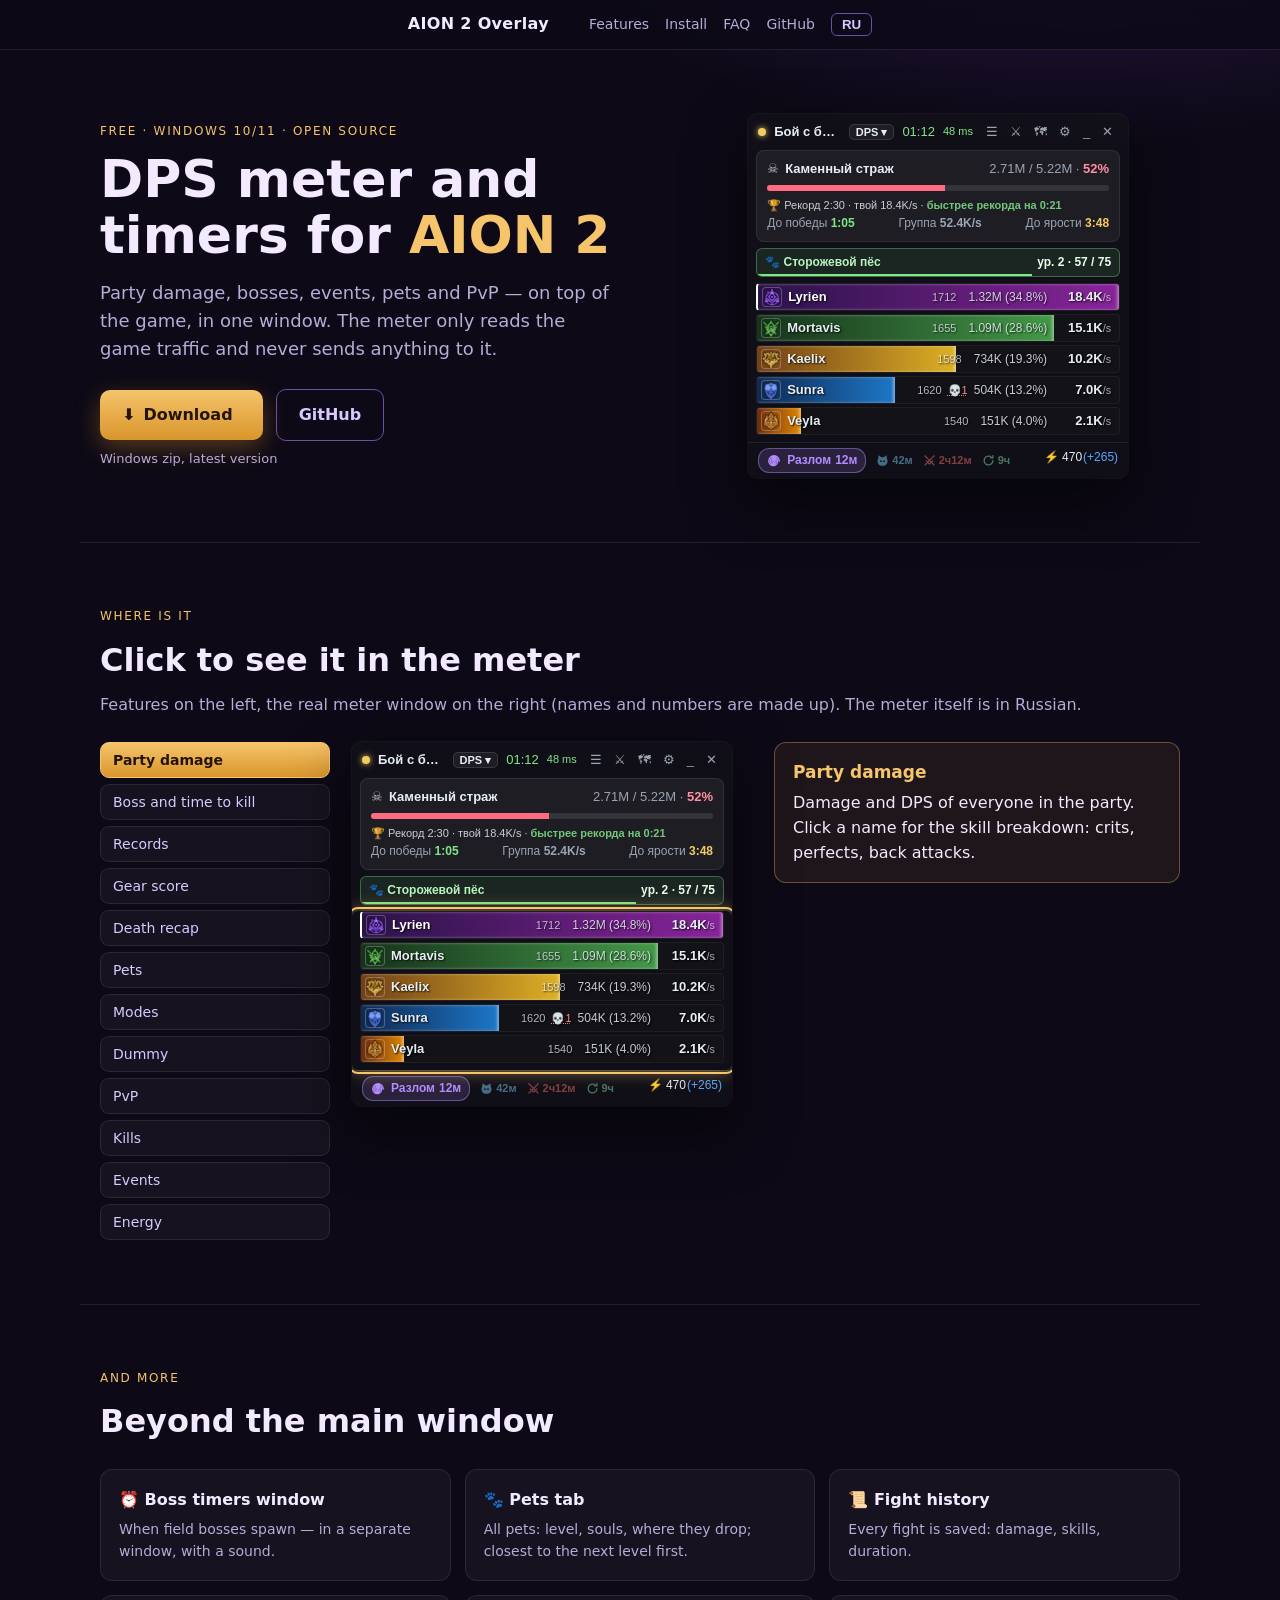
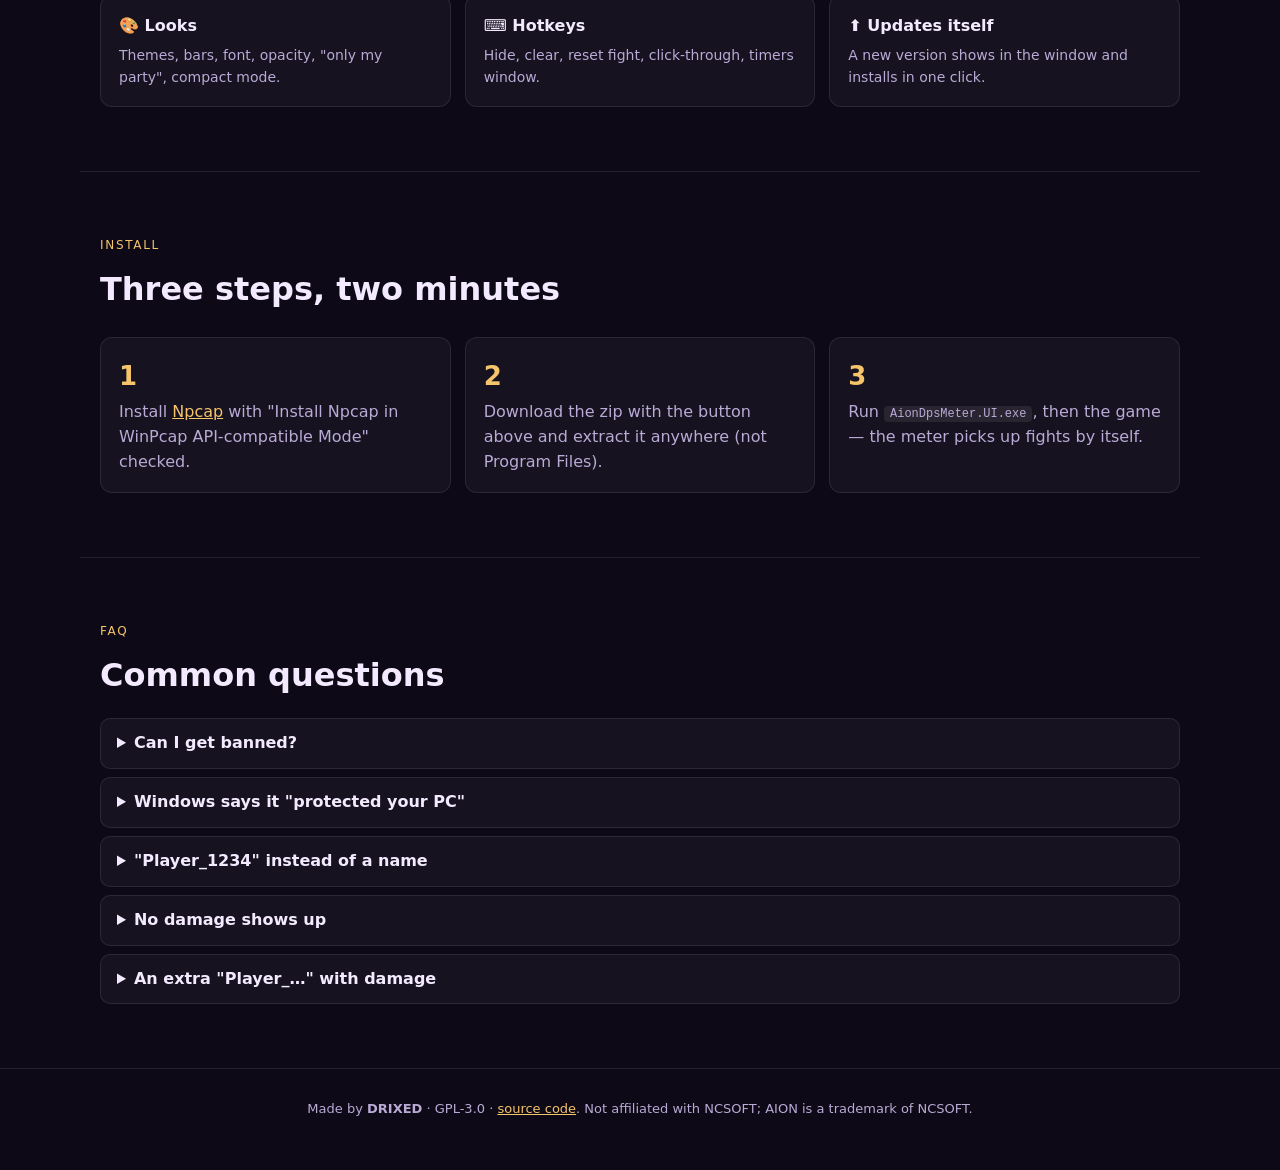
<file: docs/index.html>
<!doctype html>
<html lang="ru">
<head>
<meta charset="utf-8">
<meta name="viewport" content="width=device-width, initial-scale=1">
<title>AION 2 Overlay — DPS-метр и таймеры</title>
<meta name="description" content="Бесплатный DPS-метр и таймеры для AION 2: урон группы, боссы, ивенты, питомцы, PvP.">
<meta property="og:title" content="AION 2 Overlay — DPS-метр и таймеры">
<meta property="og:description" content="Урон группы, боссы, ивенты, питомцы и PvP — поверх игры, в одном окне.">
<link rel="stylesheet" href="assets/meter.css">
<link rel="stylesheet" href="assets/site.css">
</head>
<body>
<header class="top"><div class="top-in">
  <a class="brand" href="#">AION 2 Overlay</a>
  <nav><a href="#tour" data-i18n="nav_features"></a><a href="#install" data-i18n="nav_install"></a><a href="#faq" data-i18n="nav_faq"></a>
  <a href="https://github.com/drixed/aion2-overlay" data-i18n="github"></a><button id="lang" class="lang" data-i18n="lang"></button></nav>
</div></header>

<section class="hero wrap">
  <div>
    <div class="tag" data-i18n="hero_tag"></div>
    <h1 data-i18n="hero_title"></h1>
    <p class="lead" data-i18n="hero_text"></p>
    <a id="dl" class="btn btn-gold" href="https://github.com/drixed/aion2-overlay/releases/latest">⬇ <span data-i18n="download"></span> <span id="ver"></span></a>
    <a class="btn btn-ghost" href="https://github.com/drixed/aion2-overlay" data-i18n="github"></a>
    <div class="note" data-i18n="download_note"></div>
  </div>
  <div class="hero-meter"><div class="boss-panel"><div class="bp-header"><span class="bp-dot bp-dot--fight"></span><span class="bp-title">Бой с боссом</span><div class="bp-mode-wrap"><span class="bp-mode">DPS ▾</span></div><span class="bp-time">01:12</span><span class="bp-ping" style="color:#7ee787">48 ms</span><div class="bp-controls"><span>☰</span><span>⚔</span><span>🗺</span><span>⚙</span><span>_</span><span>✕</span></div></div>
<div class="bp-card"><div class="bp-card-top"><span class="bp-skull">☠</span><span class="bp-name">Каменный страж</span>
<span class="bp-hp">2.71M / 5.22M · <b>52%</b></span></div><div class="bp-track"><div class="bp-fill" style="width:52%"></div></div>
<div class="bp-record">🏆 Рекорд 2:30 · твой 18.4K/s · <b class="bp-win">быстрее рекорда на 0:21</b></div>
<div class="bp-card-bottom"><span>До победы <b class="bp-win">1:05</b></span><span>Группа <b>52.4K/s</b></span><span>До ярости <b class="bp-enrage">3:48</b></span></div></div>
<div class="bp-pet"><span class="bp-pet-name">🐾 Сторожевой пёс</span><span class="bp-pet-stat">ур. 2 · 57 / 75</span><i class="bp-pet-bar" style="width:76%"></i></div>
<div class="bp-players"><div class="bp-row is-me-border bp-row--me"><div class="bp-row-bar dps-class-15" style="width:100%"></div><span class="bp-row-icon" style="background-image:url('assets/classes/15.png')"></span><span class="bp-row-name">Lyrien</span><span class="bp-row-cp">1712</span><span class="bp-row-death"></span><span class="bp-row-dmg">1.32M (34.8%)</span><span class="bp-row-dps">18.4K<small>/s</small></span></div><div class="bp-row "><div class="bp-row-bar dps-class-13" style="width:82%"></div><span class="bp-row-icon" style="background-image:url('assets/classes/13.png')"></span><span class="bp-row-name">Mortavis</span><span class="bp-row-cp">1655</span><span class="bp-row-death"></span><span class="bp-row-dmg">1.09M (28.6%)</span><span class="bp-row-dps">15.1K<small>/s</small></span></div><div class="bp-row "><div class="bp-row-bar dps-class-17" style="width:55%"></div><span class="bp-row-icon" style="background-image:url('assets/classes/17.png')"></span><span class="bp-row-name">Kaelix</span><span class="bp-row-cp">1598</span><span class="bp-row-death"></span><span class="bp-row-dmg">734K (19.3%)</span><span class="bp-row-dps">10.2K<small>/s</small></span></div><div class="bp-row "><div class="bp-row-bar dps-class-12" style="width:38%"></div><span class="bp-row-icon" style="background-image:url('assets/classes/12.png')"></span><span class="bp-row-name">Sunra</span><span class="bp-row-cp">1620</span><span class="bp-row-death bp-row-death--click">💀1</span><span class="bp-row-dmg">504K (13.2%)</span><span class="bp-row-dps">7.0K<small>/s</small></span></div><div class="bp-row "><div class="bp-row-bar dps-class-18" style="width:12%"></div><span class="bp-row-icon" style="background-image:url('assets/classes/18.png')"></span><span class="bp-row-name">Veyla</span><span class="bp-row-cp">1540</span><span class="bp-row-death"></span><span class="bp-row-dmg">151K (4.0%)</span><span class="bp-row-dps">2.1K<small>/s</small></span></div></div><div class="bp-footer"><div class="bp-footer-line"><span class="bp-events"><span class="bp-ev bp-ev--next" style="--ev:#b48cff"><svg width="15" height="15" viewBox="0 0 24 24" fill="none" stroke="currentColor" stroke-width="1.7" stroke-linecap="round" stroke-linejoin="round" aria-hidden="true"><path d="M11 12a1 1 0 0 1 2 0a2 2 0 0 1-4 0a3 3 0 0 1 6 0a4 4 0 0 1-8 0a5 5 0 0 1 10 0a6 6 0 0 1-12 0a7 7 0 0 1 14 0"/></svg><span class="bp-ev-name">Разлом</span><b>12м</b></span><span class="bp-ev bp-ev--idle" style="--ev:#7cc8f0"><svg width="15" height="15" viewBox="0 0 24 24" fill="currentColor" fill-rule="evenodd" aria-hidden="true"><path d="M5 9.2 5.8 3.5l4.3 3.4Q12 6.4 13.9 6.9l4.3-3.4.8 5.7Q21 12 19.6 15.9 17.3 20.5 12 20.5 6.7 20.5 4.4 15.9 3 12 5 9.2ZM8.2 13a1.4 1.4 0 1 0 2.8 0 1.4 1.4 0 1 0-2.8 0ZM13 13a1.4 1.4 0 1 0 2.8 0 1.4 1.4 0 1 0-2.8 0Z"/></svg><b>42м</b></span><span class="bp-ev bp-ev--idle" style="--ev:#f07070"><svg width="15" height="15" viewBox="0 0 24 24" fill="none" stroke="currentColor" stroke-width="2" stroke-linecap="round" stroke-linejoin="round" aria-hidden="true"><path d="M4.5 4.5 15 15M12.6 17.2l4.6-4.6M15.8 15.8l3.4 3.4M19.5 4.5 9 15M6.8 12.6l4.6 4.6M8.2 15.8l-3.4 3.4"/></svg><b>2ч12м</b></span><span class="bp-ev bp-ev--idle" style="--ev:#7fdc9c"><svg width="15" height="15" viewBox="0 0 24 24" fill="none" stroke="currentColor" stroke-width="2.2" stroke-linecap="round" stroke-linejoin="round" aria-hidden="true"><path d="M19 12a7 7 0 1 1-2.05-4.95M19 4.2v3.6h-3.6"/></svg><b>9ч</b></span></span><span class="bp-energy">⚡ 470<span class="bp-energy-extra">(+265)</span></span></div></div></div></div>
</section>

<section id="tour" class="wrap">
  <div class="tag" data-i18n="tour_tag"></div>
  <h2 data-i18n="tour_title"></h2>
  <p class="sub" data-i18n="tour_text"></p>
  <div class="tour">
    <div class="tour-list"><button class="tour-btn" data-i="0" data-i18n="t_party.0"></button><button class="tour-btn" data-i="1" data-i18n="t_boss.0"></button><button class="tour-btn" data-i="2" data-i18n="t_records.0"></button><button class="tour-btn" data-i="3" data-i18n="t_power.0"></button><button class="tour-btn" data-i="4" data-i18n="t_death.0"></button><button class="tour-btn" data-i="5" data-i18n="t_pets.0"></button><button class="tour-btn" data-i="6" data-i18n="t_modes.0"></button><button class="tour-btn" data-i="7" data-i18n="t_dummy.0"></button><button class="tour-btn" data-i="8" data-i18n="t_pvp.0"></button><button class="tour-btn" data-i="9" data-i18n="t_kills.0"></button><button class="tour-btn" data-i="10" data-i18n="t_events.0"></button><button class="tour-btn" data-i="11" data-i18n="t_energy.0"></button></div>
    <div class="tour-stage"><div class="boss-panel tour-panel" data-screen="boss"><div class="bp-header"><span class="bp-dot bp-dot--fight"></span><span class="bp-title">Бой с боссом</span><div class="bp-mode-wrap"><span class="bp-mode">DPS ▾</span></div><span class="bp-time">01:12</span><span class="bp-ping" style="color:#7ee787">48 ms</span><div class="bp-controls"><span>☰</span><span>⚔</span><span>🗺</span><span>⚙</span><span>_</span><span>✕</span></div></div>
<div class="bp-card"><div class="bp-card-top"><span class="bp-skull">☠</span><span class="bp-name">Каменный страж</span>
<span class="bp-hp">2.71M / 5.22M · <b>52%</b></span></div><div class="bp-track"><div class="bp-fill" style="width:52%"></div></div>
<div class="bp-record">🏆 Рекорд 2:30 · твой 18.4K/s · <b class="bp-win">быстрее рекорда на 0:21</b></div>
<div class="bp-card-bottom"><span>До победы <b class="bp-win">1:05</b></span><span>Группа <b>52.4K/s</b></span><span>До ярости <b class="bp-enrage">3:48</b></span></div></div>
<div class="bp-pet"><span class="bp-pet-name">🐾 Сторожевой пёс</span><span class="bp-pet-stat">ур. 2 · 57 / 75</span><i class="bp-pet-bar" style="width:76%"></i></div>
<div class="bp-players"><div class="bp-row is-me-border bp-row--me"><div class="bp-row-bar dps-class-15" style="width:100%"></div><span class="bp-row-icon" style="background-image:url('assets/classes/15.png')"></span><span class="bp-row-name">Lyrien</span><span class="bp-row-cp">1712</span><span class="bp-row-death"></span><span class="bp-row-dmg">1.32M (34.8%)</span><span class="bp-row-dps">18.4K<small>/s</small></span></div><div class="bp-row "><div class="bp-row-bar dps-class-13" style="width:82%"></div><span class="bp-row-icon" style="background-image:url('assets/classes/13.png')"></span><span class="bp-row-name">Mortavis</span><span class="bp-row-cp">1655</span><span class="bp-row-death"></span><span class="bp-row-dmg">1.09M (28.6%)</span><span class="bp-row-dps">15.1K<small>/s</small></span></div><div class="bp-row "><div class="bp-row-bar dps-class-17" style="width:55%"></div><span class="bp-row-icon" style="background-image:url('assets/classes/17.png')"></span><span class="bp-row-name">Kaelix</span><span class="bp-row-cp">1598</span><span class="bp-row-death"></span><span class="bp-row-dmg">734K (19.3%)</span><span class="bp-row-dps">10.2K<small>/s</small></span></div><div class="bp-row "><div class="bp-row-bar dps-class-12" style="width:38%"></div><span class="bp-row-icon" style="background-image:url('assets/classes/12.png')"></span><span class="bp-row-name">Sunra</span><span class="bp-row-cp">1620</span><span class="bp-row-death bp-row-death--click">💀1</span><span class="bp-row-dmg">504K (13.2%)</span><span class="bp-row-dps">7.0K<small>/s</small></span></div><div class="bp-row "><div class="bp-row-bar dps-class-18" style="width:12%"></div><span class="bp-row-icon" style="background-image:url('assets/classes/18.png')"></span><span class="bp-row-name">Veyla</span><span class="bp-row-cp">1540</span><span class="bp-row-death"></span><span class="bp-row-dmg">151K (4.0%)</span><span class="bp-row-dps">2.1K<small>/s</small></span></div></div><div class="bp-footer"><div class="bp-footer-line"><span class="bp-events"><span class="bp-ev bp-ev--next" style="--ev:#b48cff"><svg width="15" height="15" viewBox="0 0 24 24" fill="none" stroke="currentColor" stroke-width="1.7" stroke-linecap="round" stroke-linejoin="round" aria-hidden="true"><path d="M11 12a1 1 0 0 1 2 0a2 2 0 0 1-4 0a3 3 0 0 1 6 0a4 4 0 0 1-8 0a5 5 0 0 1 10 0a6 6 0 0 1-12 0a7 7 0 0 1 14 0"/></svg><span class="bp-ev-name">Разлом</span><b>12м</b></span><span class="bp-ev bp-ev--idle" style="--ev:#7cc8f0"><svg width="15" height="15" viewBox="0 0 24 24" fill="currentColor" fill-rule="evenodd" aria-hidden="true"><path d="M5 9.2 5.8 3.5l4.3 3.4Q12 6.4 13.9 6.9l4.3-3.4.8 5.7Q21 12 19.6 15.9 17.3 20.5 12 20.5 6.7 20.5 4.4 15.9 3 12 5 9.2ZM8.2 13a1.4 1.4 0 1 0 2.8 0 1.4 1.4 0 1 0-2.8 0ZM13 13a1.4 1.4 0 1 0 2.8 0 1.4 1.4 0 1 0-2.8 0Z"/></svg><b>42м</b></span><span class="bp-ev bp-ev--idle" style="--ev:#f07070"><svg width="15" height="15" viewBox="0 0 24 24" fill="none" stroke="currentColor" stroke-width="2" stroke-linecap="round" stroke-linejoin="round" aria-hidden="true"><path d="M4.5 4.5 15 15M12.6 17.2l4.6-4.6M15.8 15.8l3.4 3.4M19.5 4.5 9 15M6.8 12.6l4.6 4.6M8.2 15.8l-3.4 3.4"/></svg><b>2ч12м</b></span><span class="bp-ev bp-ev--idle" style="--ev:#7fdc9c"><svg width="15" height="15" viewBox="0 0 24 24" fill="none" stroke="currentColor" stroke-width="2.2" stroke-linecap="round" stroke-linejoin="round" aria-hidden="true"><path d="M19 12a7 7 0 1 1-2.05-4.95M19 4.2v3.6h-3.6"/></svg><b>9ч</b></span></span><span class="bp-energy">⚡ 470<span class="bp-energy-extra">(+265)</span></span></div></div></div><div class="boss-panel tour-panel" data-screen="dummy" hidden><div class="bp-header"><span class="bp-dot bp-dot--fight"></span><span class="bp-title">Тренировочное чучело</span><div class="bp-mode-wrap"><span class="bp-mode">Манекен ▾</span></div><span class="bp-time">00:19</span><span class="bp-ping" style="color:#7ee787">48 ms</span><div class="bp-controls"><span>☰</span><span>⚔</span><span>🗺</span><span>⚙</span><span>_</span><span>✕</span></div></div>
<div class="bp-mode-status"><span>🎯 Замер: осталось 0:41</span></div><div class="bp-players"><div class="bp-row is-me-border bp-row--me"><div class="bp-row-bar dps-class-15" style="width:100%"></div><span class="bp-row-icon" style="background-image:url('assets/classes/15.png')"></span><span class="bp-row-name">Lyrien</span><span class="bp-row-cp">1712</span><span class="bp-row-death"></span><span class="bp-row-dmg">936K (77.1%)</span><span class="bp-row-dps">46.9K<small>/s</small></span></div><div class="bp-row "><div class="bp-row-bar dps-class-17" style="width:30%"></div><span class="bp-row-icon" style="background-image:url('assets/classes/17.png')"></span><span class="bp-row-name">Kaelix</span><span class="bp-row-cp">1598</span><span class="bp-row-death"></span><span class="bp-row-dmg">278K (22.9%)</span><span class="bp-row-dps">13.9K<small>/s</small></span></div></div><div class="bp-footer"><div class="bp-footer-line"><span class="bp-events"><span class="bp-ev bp-ev--next" style="--ev:#b48cff"><svg width="15" height="15" viewBox="0 0 24 24" fill="none" stroke="currentColor" stroke-width="1.7" stroke-linecap="round" stroke-linejoin="round" aria-hidden="true"><path d="M11 12a1 1 0 0 1 2 0a2 2 0 0 1-4 0a3 3 0 0 1 6 0a4 4 0 0 1-8 0a5 5 0 0 1 10 0a6 6 0 0 1-12 0a7 7 0 0 1 14 0"/></svg><span class="bp-ev-name">Разлом</span><b>12м</b></span><span class="bp-ev bp-ev--idle" style="--ev:#7cc8f0"><svg width="15" height="15" viewBox="0 0 24 24" fill="currentColor" fill-rule="evenodd" aria-hidden="true"><path d="M5 9.2 5.8 3.5l4.3 3.4Q12 6.4 13.9 6.9l4.3-3.4.8 5.7Q21 12 19.6 15.9 17.3 20.5 12 20.5 6.7 20.5 4.4 15.9 3 12 5 9.2ZM8.2 13a1.4 1.4 0 1 0 2.8 0 1.4 1.4 0 1 0-2.8 0ZM13 13a1.4 1.4 0 1 0 2.8 0 1.4 1.4 0 1 0-2.8 0Z"/></svg><b>42м</b></span><span class="bp-ev bp-ev--idle" style="--ev:#f07070"><svg width="15" height="15" viewBox="0 0 24 24" fill="none" stroke="currentColor" stroke-width="2" stroke-linecap="round" stroke-linejoin="round" aria-hidden="true"><path d="M4.5 4.5 15 15M12.6 17.2l4.6-4.6M15.8 15.8l3.4 3.4M19.5 4.5 9 15M6.8 12.6l4.6 4.6M8.2 15.8l-3.4 3.4"/></svg><b>2ч12м</b></span><span class="bp-ev bp-ev--idle" style="--ev:#7fdc9c"><svg width="15" height="15" viewBox="0 0 24 24" fill="none" stroke="currentColor" stroke-width="2.2" stroke-linecap="round" stroke-linejoin="round" aria-hidden="true"><path d="M19 12a7 7 0 1 1-2.05-4.95M19 4.2v3.6h-3.6"/></svg><b>9ч</b></span></span><span class="bp-energy">⚡ 470<span class="bp-energy-extra">(+265)</span></span></div></div></div><div class="boss-panel tour-panel" data-screen="pvp" hidden><div class="bp-header"><span class="bp-dot bp-dot--fight"></span><span class="bp-title">Ожидание боя</span><div class="bp-mode-wrap"><span class="bp-mode">PvP ▾</span></div><span class="bp-time">00:48</span><span class="bp-ping" style="color:#7ee787">48 ms</span><div class="bp-controls"><span>☰</span><span>⚔</span><span>🗺</span><span>⚙</span><span>_</span><span>✕</span></div></div>
<div class="bp-mode-status"><span>⚔ PvP-бой 0:48 · клик по нику — скиллы</span></div>
<div class="bp-pvp-kills"><div class="bp-pvp-kill is-mine"><span>☠ Ты убил</span><b>Vexa</b><span class="bp-pvp-kill-sk">Призрачная стрела</span></div>
<div class="bp-pvp-kill is-death"><span>💀 Тебя убил</span><b>Draven</b><span class="bp-pvp-kill-sk">Удар бури</span></div></div>
<div class="bp-recap bp-pvp"><div class="bp-recap-head"><b>⚔ Vexa</b><span class="bp-pvp-tabs"><span class="is-on">Нанёс</span><span>Получил</span></span><span class="bp-link">✕</span></div>
<div class="bp-recap-row"><span class="bp-recap-sk bp-pvp-skill">Удар бури</span><span class="bp-recap-t">12×</span><span class="bp-pvp-crit">✦4</span><span class="bp-recap-dmg">88.4K</span></div>
<div class="bp-recap-row"><span class="bp-recap-sk bp-pvp-skill">Разрез</span><span class="bp-recap-t">9×</span><span class="bp-pvp-crit">✦2</span><span class="bp-recap-dmg">51.0K</span></div></div>
<div class="bp-players"><div class="bp-row is-me-border bp-row--me"><div class="bp-row-bar dps-class-15" style="width:100%"></div><span class="bp-row-icon" style="background-image:url('assets/classes/15.png')"></span><span class="bp-row-name">Lyrien</span><span class="bp-row-cp">1712</span><span class="bp-row-death"></span><span class="bp-row-dmg">366K (52.1%)</span><span class="bp-row-dps">7.6K<small>/s</small></span></div><div class="bp-row "><div class="bp-row-bar dps-class-18" style="width:48%"></div><span class="bp-row-icon" style="background-image:url('assets/classes/18.png')"></span><span class="bp-row-name">Vexa</span><span class="bp-row-cp">1690</span><span class="bp-row-death"></span><span class="bp-row-dmg">174K (24.8%)</span><span class="bp-row-dps">3.6K<small>/s</small></span></div><div class="bp-row "><div class="bp-row-bar dps-class-11" style="width:27%"></div><span class="bp-row-icon" style="background-image:url('assets/classes/11.png')"></span><span class="bp-row-name">Draven</span><span class="bp-row-cp">1702</span><span class="bp-row-death"></span><span class="bp-row-dmg">98K (14.0%)</span><span class="bp-row-dps">2.0K<small>/s</small></span></div></div><div class="bp-footer"><div class="bp-footer-line"><span class="bp-events"><span class="bp-ev bp-ev--next" style="--ev:#b48cff"><svg width="15" height="15" viewBox="0 0 24 24" fill="none" stroke="currentColor" stroke-width="1.7" stroke-linecap="round" stroke-linejoin="round" aria-hidden="true"><path d="M11 12a1 1 0 0 1 2 0a2 2 0 0 1-4 0a3 3 0 0 1 6 0a4 4 0 0 1-8 0a5 5 0 0 1 10 0a6 6 0 0 1-12 0a7 7 0 0 1 14 0"/></svg><span class="bp-ev-name">Разлом</span><b>12м</b></span><span class="bp-ev bp-ev--idle" style="--ev:#7cc8f0"><svg width="15" height="15" viewBox="0 0 24 24" fill="currentColor" fill-rule="evenodd" aria-hidden="true"><path d="M5 9.2 5.8 3.5l4.3 3.4Q12 6.4 13.9 6.9l4.3-3.4.8 5.7Q21 12 19.6 15.9 17.3 20.5 12 20.5 6.7 20.5 4.4 15.9 3 12 5 9.2ZM8.2 13a1.4 1.4 0 1 0 2.8 0 1.4 1.4 0 1 0-2.8 0ZM13 13a1.4 1.4 0 1 0 2.8 0 1.4 1.4 0 1 0-2.8 0Z"/></svg><b>42м</b></span><span class="bp-ev bp-ev--idle" style="--ev:#f07070"><svg width="15" height="15" viewBox="0 0 24 24" fill="none" stroke="currentColor" stroke-width="2" stroke-linecap="round" stroke-linejoin="round" aria-hidden="true"><path d="M4.5 4.5 15 15M12.6 17.2l4.6-4.6M15.8 15.8l3.4 3.4M19.5 4.5 9 15M6.8 12.6l4.6 4.6M8.2 15.8l-3.4 3.4"/></svg><b>2ч12м</b></span><span class="bp-ev bp-ev--idle" style="--ev:#7fdc9c"><svg width="15" height="15" viewBox="0 0 24 24" fill="none" stroke="currentColor" stroke-width="2.2" stroke-linecap="round" stroke-linejoin="round" aria-hidden="true"><path d="M19 12a7 7 0 1 1-2.05-4.95M19 4.2v3.6h-3.6"/></svg><b>9ч</b></span></span><span class="bp-energy">⚡ 470<span class="bp-energy-extra">(+265)</span></span></div></div></div></div>
    <div class="tour-cap"><b id="cap-title"></b><p id="cap-text"></p></div>
  </div>
</section>

<section class="wrap">
  <div class="tag" data-i18n="more_tag"></div>
  <h2 data-i18n="more_title"></h2>
  <div class="cards"><div class="card"><b data-i18n="f1.0"></b><p data-i18n="f1.1"></p></div><div class="card"><b data-i18n="f2.0"></b><p data-i18n="f2.1"></p></div><div class="card"><b data-i18n="f3.0"></b><p data-i18n="f3.1"></p></div><div class="card"><b data-i18n="f4.0"></b><p data-i18n="f4.1"></p></div><div class="card"><b data-i18n="f5.0"></b><p data-i18n="f5.1"></p></div><div class="card"><b data-i18n="f6.0"></b><p data-i18n="f6.1"></p></div></div>
</section>

<section id="install" class="wrap">
  <div class="tag" data-i18n="install_tag"></div>
  <h2 data-i18n="install_title"></h2>
  <div class="steps"><div class="step"><em>1</em><p data-i18n="s1"></p></div><div class="step"><em>2</em><p data-i18n="s2"></p></div><div class="step"><em>3</em><p data-i18n="s3"></p></div></div>
</section>

<section id="faq" class="wrap">
  <div class="tag" data-i18n="faq_tag"></div>
  <h2 data-i18n="faq_title"></h2>
  <div class="faq"><details><summary data-i18n="q1.0"></summary><p data-i18n="q1.1"></p></details><details><summary data-i18n="q2.0"></summary><p data-i18n="q2.1"></p></details><details><summary data-i18n="q3.0"></summary><p data-i18n="q3.1"></p></details><details><summary data-i18n="q4.0"></summary><p data-i18n="q4.1"></p></details><details><summary data-i18n="q5.0"></summary><p data-i18n="q5.1"></p></details></div>
</section>

<footer class="wrap foot" data-i18n="foot"></footer>

<script>
const TEXT = {"ru": {"lang": "EN", "nav_features": "Возможности", "nav_install": "Установка", "nav_faq": "Вопросы", "hero_tag": "Бесплатно · Windows 10/11 · open source", "hero_title": "DPS-метр и таймеры для <b>AION 2</b>", "hero_text": "Урон группы, боссы, ивенты, питомцы и PvP — поверх игры, в одном окне. Метр только читает трафик игры и ничего в неё не отправляет.", "download": "Скачать", "download_note": "Архив для Windows, последняя версия", "github": "GitHub", "tour_tag": "Где это в метре", "tour_title": "Нажми — покажу", "tour_text": "Слева возможности, справа — настоящее окно метра (ники и цифры выдуманные).", "t_party": ["Урон группы", "Урон и DPS каждого в группе. Клик по нику — разбивка по скиллам: крит, перфект, удары в спину."], "t_boss": ["Босс и время до победы", "HP босса, сколько осталось до победы при вашем DPS и сколько до ярости."], "t_records": ["Рекорды", "Лучший бой по каждому боссу и темп прямо в бою: быстрее или медленнее рекорда."], "t_power": ["Сила (GS)", "Сила снаряжения рядом с ником — сразу видно, кто тянет группу."], "t_death": ["Разбор смерти", "Черепок у ника: клик — кто и чем бил за 6 секунд до смерти."], "t_pets": ["Питомцы", "Бьёшь моба — видно, чей питомец с него падает и сколько душ из нужного."], "t_modes": ["Режимы", "DPS · Урон · Хил · Манекен · Гринд · PvP — переключение в шапке окна."], "t_dummy": ["Манекен", "Ударь тренировочное чучело — замер ровно минуту с твоего первого удара. Чужие удары его не сбивают."], "t_pvp": ["PvP", "В бою с игроками окно само переключается: клик по нику — «Нанёс» и «Получил» по скиллам."], "t_kills": ["Убийства", "Кого убил ты и кто убил тебя — и каким скиллом."], "t_events": ["Ивенты", "Разлом, Шуго, Арена, сброс — отсчёт; ближайший подсвечен, перед началом мигает и звенит."], "t_energy": ["Энергия", "Текущая и дополнительная энергия — не надо открывать меню."], "more_tag": "И ещё", "more_title": "Что есть кроме главного окна", "f1": ["⏰ Окно таймеров боссов", "Когда появятся полевые боссы — отдельным окном, со звуком."], "f2": ["🐾 Вкладка «Питомцы»", "Все питомцы: уровень, души, с кого падают; сверху — кому меньше всего осталось."], "f3": ["📜 История боёв", "Каждый бой сохраняется: урон, скиллы, длительность."], "f4": ["🎨 Внешний вид", "Темы, полосы, шрифт, прозрачность, «только моя группа», компактный режим."], "f5": ["⌨ Горячие клавиши", "Скрыть, очистить, сбросить бой, сквозные клики, окно таймеров."], "f6": ["⬆ Обновляется сам", "Новая версия — уведомление в окне и обновление в один клик."], "install_tag": "Установка", "install_title": "Три шага, пара минут", "s1": "Поставь <a href=\"https://npcap.com/#download\">Npcap</a> и отметь «Install Npcap in WinPcap API-compatible Mode».", "s2": "Скачай архив кнопкой выше и распакуй в любую папку (не в Program Files).", "s3": "Запусти <code>AionDpsMeter.UI.exe</code>, потом игру — метр подхватит бой сам.", "faq_tag": "Вопросы", "faq_title": "Частые вопросы", "q1": ["За это банят?", "Метр только читает сетевой трафик, который игра и так получает: ничего не отправляет на сервер, не трогает файлы и память игры. Так же работают и другие метры. Гарантий, что правила игры не изменятся, не может дать никто — решай сам."], "q2": ["Windows пишет «защитил ваш компьютер»", "Программа не подписана платным сертификатом. Нажми «Подробнее» → «Выполнить в любом случае». Исходный код открыт — его можно проверить."], "q3": ["Вместо ника «Player_1234»", "Игра присылает ники не в каждом пакете, а при телепорте или входе в данж. До этого метр показывает номер."], "q4": ["Урон не появляется", "Проверь, что Npcap стоит с галочкой WinPcap. Иногда нужен запуск от администратора. VPN может прятать трафик игры от метра."], "q5": ["Лишний «Player_…» с уроном", "Это призванное существо, чей призыв метр не видел (например, метр запустили позже). После нового призыва урон пойдёт хозяину."], "foot": "Автор — <b>DRIXED</b> · GPL-3.0 · <a href=\"https://github.com/drixed/aion2-overlay\">исходный код</a>. Не связан с NCSOFT; AION — товарный знак NCSOFT."}, "en": {"lang": "RU", "nav_features": "Features", "nav_install": "Install", "nav_faq": "FAQ", "hero_tag": "Free · Windows 10/11 · open source", "hero_title": "DPS meter and timers for <b>AION 2</b>", "hero_text": "Party damage, bosses, events, pets and PvP — on top of the game, in one window. The meter only reads the game traffic and never sends anything to it.", "download": "Download", "download_note": "Windows zip, latest version", "github": "GitHub", "tour_tag": "Where is it", "tour_title": "Click to see it in the meter", "tour_text": "Features on the left, the real meter window on the right (names and numbers are made up). The meter itself is in Russian.", "t_party": ["Party damage", "Damage and DPS of everyone in the party. Click a name for the skill breakdown: crits, perfects, back attacks."], "t_boss": ["Boss and time to kill", "Boss HP, time to kill at your DPS and time to enrage."], "t_records": ["Records", "Your best fight on each boss and the pace live: ahead or behind the record."], "t_power": ["Gear score", "Gear power next to each name — see who carries."], "t_death": ["Death recap", "Skull next to a name: click to see who hit them with what in the last 6 seconds."], "t_pets": ["Pets", "Hit a mob and see which pet drops from it and how many souls are left."], "t_modes": ["Modes", "DPS · Damage · Heal · Dummy · Grind · PvP — switch in the window header."], "t_dummy": ["Dummy", "Hit a training dummy — exactly one minute from your first hit. Other players do not reset it."], "t_pvp": ["PvP", "Fighting players switches the window by itself; click a name for damage dealt and taken by skill."], "t_kills": ["Kills", "Who you killed and who killed you — and with which skill."], "t_events": ["Events", "Rift, Shugo, Arena, reset — countdowns; the next one is highlighted and pulses before it starts."], "t_energy": ["Energy", "Current and extra energy without opening the menu."], "more_tag": "And more", "more_title": "Beyond the main window", "f1": ["⏰ Boss timers window", "When field bosses spawn — in a separate window, with a sound."], "f2": ["🐾 Pets tab", "All pets: level, souls, where they drop; closest to the next level first."], "f3": ["📜 Fight history", "Every fight is saved: damage, skills, duration."], "f4": ["🎨 Looks", "Themes, bars, font, opacity, \"only my party\", compact mode."], "f5": ["⌨ Hotkeys", "Hide, clear, reset fight, click-through, timers window."], "f6": ["⬆ Updates itself", "A new version shows in the window and installs in one click."], "install_tag": "Install", "install_title": "Three steps, two minutes", "s1": "Install <a href=\"https://npcap.com/#download\">Npcap</a> with \"Install Npcap in WinPcap API-compatible Mode\" checked.", "s2": "Download the zip with the button above and extract it anywhere (not Program Files).", "s3": "Run <code>AionDpsMeter.UI.exe</code>, then the game — the meter picks up fights by itself.", "faq_tag": "FAQ", "faq_title": "Common questions", "q1": ["Can I get banned?", "The meter only reads network traffic the game already receives: it sends nothing to the server and does not touch the game files or memory, like other meters. Nobody can promise the game rules will not change — your call."], "q2": ["Windows says it \"protected your PC\"", "The app is not signed with a paid certificate. Click \"More info\" → \"Run anyway\". The source code is open to check."], "q3": ["\"Player_1234\" instead of a name", "The game sends names only on teleports or entering a dungeon, not with every hit. Until then the meter shows a number."], "q4": ["No damage shows up", "Make sure Npcap is installed with the WinPcap option. Some systems need Run as administrator. A VPN can hide the game traffic from the meter."], "q5": ["An extra \"Player_…\" with damage", "A summon whose summoning the meter did not see (e.g. it was started later). After the next summon its damage goes to the owner."], "foot": "Made by <b>DRIXED</b> · GPL-3.0 · <a href=\"https://github.com/drixed/aion2-overlay\">source code</a>. Not affiliated with NCSOFT; AION is a trademark of NCSOFT."}};
const TOUR = [{"key": "party", "screen": "boss", "sel": ".bp-players"}, {"key": "boss", "screen": "boss", "sel": ".bp-card"}, {"key": "records", "screen": "boss", "sel": ".bp-record"}, {"key": "power", "screen": "boss", "sel": ".bp-row-cp"}, {"key": "death", "screen": "boss", "sel": ".bp-row-death--click"}, {"key": "pets", "screen": "boss", "sel": ".bp-pet"}, {"key": "modes", "screen": "boss", "sel": ".bp-mode"}, {"key": "dummy", "screen": "dummy", "sel": ".bp-mode-status"}, {"key": "pvp", "screen": "pvp", "sel": ".bp-pvp"}, {"key": "kills", "screen": "pvp", "sel": ".bp-pvp-kills"}, {"key": "events", "screen": "boss", "sel": ".bp-events"}, {"key": "energy", "screen": "boss", "sel": ".bp-energy"}];
const REPO = "drixed/aion2-overlay";
let lang = 'ru', current = 0;
try { lang = localStorage.getItem('lang') || (navigator.language.startsWith('ru') ? 'ru' : 'en'); } catch (e) {}

function get(key) {
  const [k, i] = key.split('.');
  const v = TEXT[lang][k];
  return i === undefined ? v : v[+i];
}
function apply() {
  document.documentElement.lang = lang;
  document.querySelectorAll('[data-i18n]').forEach(el => el.innerHTML = get(el.dataset.i18n));
  pick(current);
}
function pick(i) {
  current = i;
  const step = TOUR[i];
  document.querySelectorAll('.tour-btn').forEach((b, j) => b.classList.toggle('on', i === j));
  document.querySelectorAll('.lit').forEach(e => e.classList.remove('lit'));
  document.querySelectorAll('.tour-panel').forEach(p => {
    p.hidden = p.dataset.screen !== step.screen;
    if (!p.hidden) p.querySelectorAll(step.sel).forEach(e => e.classList.add('lit'));
  });
  const [title, text] = TEXT[lang]['t_' + step.key];
  document.getElementById('cap-title').textContent = title;
  document.getElementById('cap-text').textContent = text;
}
document.querySelectorAll('.tour-btn').forEach((b, i) => b.onclick = () => pick(i));
document.getElementById('lang').onclick = () => {
  lang = lang === 'ru' ? 'en' : 'ru';
  try { localStorage.setItem('lang', lang); } catch (e) {}
  apply();
};
apply();

// the latest release's zip: the button downloads it directly; without the API it opens the releases page
fetch('https://api.github.com/repos/' + REPO + '/releases/latest')
  .then(r => r.ok ? r.json() : null)
  .then(rel => {
    if (!rel) return;
    const zip = (rel.assets || []).find(a => a.name.endsWith('.zip'));
    if (zip) document.getElementById('dl').href = zip.browser_download_url;
    document.getElementById('ver').textContent = rel.tag_name || '';
  })
  .catch(() => {});
</script>
</body>
</html>
</file>
<file: docs/assets/meter.css>
/* generated by site/build.py from the meter's own CSS */
﻿/* =========================================================
   DPS CLASS COLORS
   ========================================================= */

.dps-class-0 {
    background: linear-gradient( 90deg, rgba(46, 125, 50, 0.4) 0%, rgba(76, 175, 80, 0.82) 100% );
}

.dps-class-10 {
    background: linear-gradient( 90deg, rgba(0, 96, 100, 0.45) 0%, rgba(38, 198, 218, 0.88) 100% );
}

.dps-class-11 {
    background: linear-gradient( 90deg, rgba(43, 29, 196, 0.42) 0%, rgba(62, 46, 232, 0.86) 100% );
}

.dps-class-12 {
    background: linear-gradient( 90deg, rgba(13, 71, 161, 0.42) 0%, rgba(30, 136, 229, 0.86) 100% );
}

.dps-class-13 {
    background: linear-gradient( 90deg, rgba(27, 94, 32, 0.42) 0%, rgba(76, 175, 80, 0.86) 100% );
}

.dps-class-14 {
    background: linear-gradient( 90deg, rgba(0, 105, 92, 0.42) 0%, rgba(38, 166, 154, 0.86) 100% );
}

.dps-class-15 {
    background: linear-gradient( 90deg, rgba(74, 20, 140, 0.42) 0%, rgba(156, 39, 176, 0.86) 100% );
}

.dps-class-16 {
    background: linear-gradient( 90deg, rgba(0, 96, 100, 0.42) 0%, rgba(38, 198, 218, 0.86) 100% );
}

.dps-class-17 {
    background: linear-gradient( 90deg, rgba(245, 127, 23, 0.42) 0%, rgba(255, 202, 40, 0.86) 100% );
}

.dps-class-18 {
    background: linear-gradient( 90deg, rgba(230, 81, 0, 0.42) 0%, rgba(255, 152, 0, 0.86) 100% );
}

.dps-class-19 {
    background: linear-gradient( 90deg, rgba(183, 28, 28, 0.42) 0%, rgba(244, 67, 54, 0.86) 100% );
}


/* =========================================================
   PLAYER COLORS
   ========================================================= */

.is-me {
    background: linear-gradient( 90deg, rgba(74, 20, 140, 0.42) 0%, rgba(156, 39, 176, 0.86) 100% );
}

.player-color {
    background: linear-gradient( 90deg, rgba(27, 94, 32, 0.42) 0%, rgba(76, 175, 80, 0.86) 100% );
}/* aion2-overlay fork: new file (see FORK_CHANGES.md). */
.boss-panel { display: flex; flex-direction: column; box-sizing: border-box; /* natural height: the window fits it */ color: #e6edf3; user-select: none;
    background: rgba(18, 16, 24, .82); border-radius: 10px; overflow: hidden; font-size: 13px; }
.bp-header { display: flex; align-items: center; gap: 8px; padding: 6px 10px; cursor: move; }
.bp-dot { width: 8px; height: 8px; border-radius: 50%; background: #7ee787; flex: 0 0 auto; }
.bp-dot--fight { background: #f2cc60; box-shadow: 0 0 6px #f2cc60; }
.bp-title { flex: 0 1 auto; min-width: 0; font-weight: 700; white-space: nowrap; overflow: hidden; text-overflow: ellipsis; }
.bp-time { color: #7ee787; font-variant-numeric: tabular-nums; white-space: nowrap; }
.bp-ping { font-size: 11px; margin-left: auto; white-space: nowrap; }
.bp-controls { display: flex; gap: 2px; }
.bp-controls button { background: none; border: 0; color: #9aa4b2; cursor: pointer; padding: 2px 5px; font-size: 13px; }
.bp-controls button:hover { color: #fff; }
.bp-card { margin: 0 8px 6px; padding: 8px 10px; border-radius: 8px; background: rgba(255, 255, 255, .06);
    border: 1px solid rgba(255, 255, 255, .08); }
.bp-card-top { display: flex; align-items: center; gap: 6px; }
.bp-skull { opacity: .8; }
.bp-name { font-weight: 700; flex: 1; min-width: 0; white-space: nowrap; overflow: hidden; text-overflow: ellipsis; }
.bp-hp { color: #9aa4b2; font-variant-numeric: tabular-nums; white-space: nowrap; }
.bp-hp b { color: #ff8fa3; }
.bp-track { height: 6px; margin: 6px 0; border-radius: 3px; background: rgba(255, 255, 255, .1); overflow: hidden; }
.bp-fill { height: 100%; background: linear-gradient(90deg, #ff6b81, #ff9aa8); transition: width .2s; }
.bp-card-bottom { display: flex; justify-content: space-between; color: #9aa4b2; font-size: 12px; }
.bp-card-bottom b { font-variant-numeric: tabular-nums; }
.bp-win { color: #7ee787; }
.bp-enrage { color: #f2cc60; }
.bp-rage { color: #ff6b6b; }
.bp-players { overflow: hidden; padding: 0 8px 4px; } /* rows as wide as the boss card */
.bp-footer { display: flex; flex-direction: column; gap: 2px; padding: 5px 10px; font-size: 12px;
    border-top: 1px solid rgba(255, 255, 255, .08); color: #c9d1d9; }
.bp-footer-line { display: flex; justify-content: space-between; gap: 8px; }
.bp-footer-event { min-width: 0; white-space: nowrap; overflow: hidden; text-overflow: ellipsis; }
.bp-footer-time { font-weight: 400; font-variant-numeric: tabular-nums; color: #f2cc60; white-space: nowrap; }
.bp-energy { white-space: nowrap; font-variant-numeric: tabular-nums; color: #e6edf3; }
.bp-energy-extra { color: #58a6ff; margin-left: 1px; }
.bp-energy--old { opacity: .55; }
.bp-notice { display: flex; align-items: center; gap: 6px; margin: 0 8px 6px; padding: 5px 8px; border-radius: 6px;
    background: rgba(242, 204, 96, .12); border: 1px solid rgba(242, 204, 96, .35); color: #f2cc60; font-size: 12px; }
.bp-notice-title { flex: 1; min-width: 0; white-space: nowrap; overflow: hidden; text-overflow: ellipsis; }
.bp-notice-btn, .bp-primary { background: rgba(242, 204, 96, .18); color: #f2cc60; border: 1px solid rgba(242, 204, 96, .5);
    border-radius: 5px; padding: 2px 10px; cursor: pointer; font-size: 12px; }
.bp-notice-body { flex: 1; overflow: auto; margin: 0 8px 8px; padding: 10px 12px; border-radius: 8px; background: rgba(255, 255, 255, .05); }
.bp-notice-body h3 { margin: 0 0 8px; font-size: 15px; }
.bp-notice-body p { margin: 0 0 8px; color: #c9d1d9; line-height: 1.4; }
.bp-notice-actions { display: flex; justify-content: space-between; align-items: center; margin-top: 12px; }
.bp-link { background: none; border: 0; color: #9aa4b2; text-decoration: underline; cursor: pointer; font-size: 12px; }
.bp-notice-body::-webkit-scrollbar { width: 6px; }
.bp-notice-body::-webkit-scrollbar-thumb { background: rgba(255, 255, 255, .18); border-radius: 3px; }
.bp-notice-body::-webkit-scrollbar-track, .bp-notice-body::-webkit-scrollbar-button { display: none; background: transparent; }
.bp-row { position: relative; display: flex; align-items: center; gap: 6px; height: 28px; margin-bottom: 3px; padding: 0 8px 0 4px;
    background: rgba(20, 20, 25, .7); border: 1px solid rgba(255, 255, 255, .05); border-radius: 4px; overflow: hidden;
    cursor: pointer; text-shadow: 1px 1px 2px rgba(0, 0, 0, .9); white-space: nowrap; box-sizing: border-box; }
.bp-row.is-me-border { border-left: 2px solid #fff; }
.bp-row-bar { position: absolute; top: 0; left: 0; bottom: 0; z-index: 0; box-shadow: inset -2px 0 3px rgba(255, 255, 255, .4); }
.bp-row > span { position: relative; z-index: 1; }
.bp-row-icon { width: 20px; height: 20px; flex: 0 0 20px; border-radius: 4px; border: 1px solid rgba(255, 255, 255, .25); background-size: cover; }
.bp-row-name { font-weight: 700; min-width: 0; flex: 1 1 auto; overflow: hidden; text-overflow: ellipsis; }
.bp-row-cp { font-size: 11px; opacity: .75; white-space: nowrap; }
.bp-row-death { font-size: 11px; color: #ff8f8f; }
.bp-row-dmg { font-size: 12px; opacity: .85; font-variant-numeric: tabular-nums; }
.bp-row-dps { font-weight: 700; font-variant-numeric: tabular-nums; min-width: 58px; text-align: right; }
.bp-row-dps small { font-weight: 400; opacity: .7; }
.bp-focus:not(:hover) .bp-header, .bp-focus:not(:hover) .bp-notice, .bp-focus:not(:hover) .bp-footer { display: none; }
.bp-alert { margin: 0 8px 6px; padding: 5px 8px; border-radius: 6px; background: rgba(255, 170, 0, .9); color: #111; font-weight: 700; font-size: 12px; }
.bp-record { margin-top: 4px; font-size: 11px; opacity: .85; white-space: nowrap; overflow: hidden; text-overflow: ellipsis; }
.bp-record-news { margin: 0 8px 6px; padding: 5px 8px; border-radius: 6px; background: linear-gradient(90deg, #8a6a12, #c9a227); color: #111; font-weight: 700; font-size: 12px; }
/* event icons (rift, shugo, air raid, arena, reset): dim while waiting, glowing just before, lit while open */
.bp-events { display: inline-flex; flex-wrap: wrap; align-items: center; gap: 4px 9px; min-width: 0; }
.bp-ev { flex: 0 0 auto; white-space: nowrap; display: inline-flex; align-items: center; gap: 2px; color: var(--ev); opacity: .5; cursor: default; transition: opacity 200ms ease; }
.bp-ev svg { width: 15px; height: 15px; display: block; }
.bp-ev b { font-size: 11px; font-weight: 700; font-variant-numeric: tabular-nums; white-space: nowrap; }
.bp-ev:hover { opacity: .9; }
.bp-ev--soon { opacity: 1; animation: bp-ev-glow 1.1s ease-in-out infinite alternate; }
.bp-ev--open { opacity: 1; filter: drop-shadow(0 0 3px var(--ev)); }
.bp-ev--open svg { animation: bp-ev-spin 6s linear infinite; }
@keyframes bp-ev-glow { from { filter: drop-shadow(0 0 0 var(--ev)); } to { filter: drop-shadow(0 0 5px var(--ev)); } }
@keyframes bp-ev-spin { to { transform: rotate(360deg); } }
.bp-row-vs { font-size: 10px; font-weight: 700; font-variant-numeric: tabular-nums; white-space: nowrap; opacity: .9; }
.bp-row-vs--up { color: #7fdc9c; }
.bp-row-vs--down { color: #ff8f8f; }
/* mode menu (DPS / Урон / Хил / Манекен / Гринд) */
.bp-mode-wrap { position: relative; flex-shrink: 0; }
.bp-mode { background: rgba(255,255,255,.06); border: 1px solid rgba(255,255,255,.12); border-radius: 5px; color: #e6edf3; font-size: 11px; font-weight: 700; padding: 1px 6px; cursor: pointer; }
.bp-mode:hover { background: rgba(255,255,255,.12); }
.bp-mode-menu { display: flex; flex-wrap: wrap; gap: 4px; margin: 0 8px 6px; padding: 4px; border-radius: 8px;
    background: rgba(255,255,255,.04); border: 1px solid rgba(255,255,255,.1); }
.bp-mode-menu button { flex: 1 1 auto; background: rgba(255,255,255,.05); border: none; color: #c9d1d9; font-size: 12px; font-weight: 600; padding: 4px 8px; border-radius: 5px; cursor: pointer; }
.bp-mode-menu button:hover { background: rgba(255,255,255,.08); color: #fff; }
.bp-mode-menu button.is-on { color: #ff7a8a; background: rgba(255,122,138,.12); }
.bp-mode-status { display: flex; align-items: center; justify-content: space-between; gap: 8px; margin: 0 8px 6px; font-size: 11px; color: #c9d1d9; }
.bp-row--me .bp-row-name { color: #fff; }

/* ---- look (Appearance): theme, bar style, font, sizes ---- */
.boss-panel { background: var(--bp-bg, rgba(18, 16, 24, .82)); font-family: var(--bp-font, 'Segoe UI', sans-serif); font-size: var(--bp-fs, 13px); }
.bp-row { height: calc(28px * var(--bp-rh, 1)); }
.bp-fill { background: var(--bp-accent, #ff6b81); }
.bp-mode-menu button.is-on { color: var(--bp-accent, #ff7a8a); }
.bp-row-rank { min-width: 14px; text-align: right; font-size: .85em; font-weight: 700; opacity: .7; font-variant-numeric: tabular-nums; }
.bp-row-gauge { display: none; }

/* themes */
.bp-theme-minimal { background: var(--bp-bg, rgba(10, 10, 14, .5)); }
.bp-theme-minimal .bp-row { background: transparent; border-color: transparent; }
.bp-theme-minimal .bp-card { background: transparent; }
.bp-theme-solid { background: var(--bp-bg, #121418); }
.bp-theme-solid .bp-row { background: #1b1f26; }
.bp-theme-light { background: var(--bp-bg, rgba(244, 246, 250, .95)); color: #1d2330; }
.bp-theme-light .bp-row { background: rgba(0, 0, 0, .05); border-color: rgba(0, 0, 0, .06); color: #1d2330; text-shadow: none; }
.bp-theme-light .bp-card { background: rgba(0, 0, 0, .04); border-color: rgba(0, 0, 0, .08); }
.bp-theme-light .bp-hp, .bp-theme-light .bp-card-bottom, .bp-theme-light .bp-controls button, .bp-theme-light .bp-footer,
.bp-theme-light .bp-energy, .bp-theme-light .bp-mode-status { color: #4b5563; }
.bp-theme-light .bp-mode { color: #1d2330; background: rgba(0, 0, 0, .05); border-color: rgba(0, 0, 0, .12); }

/* bar styles */
.bp-style-thick .bp-row { height: calc(38px * var(--bp-rh, 1)); font-size: 1.08em; }
.bp-style-thick .bp-row-icon { width: 26px; height: 26px; flex-basis: 26px; }
.bp-style-slim .bp-row, .bp-style-table .bp-row { height: calc(22px * var(--bp-rh, 1)); background: transparent; border-color: transparent; margin-bottom: 1px; }
.bp-style-slim .bp-row-bar, .bp-style-table .bp-row-bar { top: auto; height: 3px; border-radius: 2px; box-shadow: none; }
.bp-style-slim .bp-row-icon, .bp-style-table .bp-row-icon { width: 14px; height: 14px; flex-basis: 14px; border: 0; }
.bp-style-table .bp-row { border-radius: 0; border-bottom: 1px solid rgba(255, 255, 255, .06); }
.bp-style-table .bp-row-dmg, .bp-style-table .bp-row-dps { font-family: Consolas, monospace; }
.bp-style-gauge .bp-row-bar { display: none; }
.bp-style-gauge .bp-row-dmg { display: none; }
.bp-style-gauge .bp-row-gauge { display: block; position: relative; z-index: 1; flex: 0 0 30%; height: 6px; border-radius: 3px; background: rgba(255, 255, 255, .1); overflow: hidden; }
.bp-style-gauge .bp-row-gauge i { display: block; height: 100%; border-radius: 3px; }
/* death recap (skull on a row) */
.bp-row-death--click { cursor: pointer; text-decoration: underline dotted; }
.bp-recap { margin: 0 8px 6px; padding: 6px 8px; border-radius: 8px; background: rgba(255, 90, 90, .08); border: 1px solid rgba(255, 90, 90, .3); font-size: 11px; }
.bp-recap-head { display: flex; align-items: center; gap: 8px; margin-bottom: 4px; color: #ffb3b3; }
.bp-recap-head span { flex: 1; min-width: 0; color: #c9d1d9; white-space: nowrap; overflow: hidden; text-overflow: ellipsis; }
.bp-recap-empty { color: #9aa4b2; }
.bp-recap-row { display: flex; gap: 6px; padding: 1px 0; font-variant-numeric: tabular-nums; }
.bp-recap-row.is-kill { color: #ff8f8f; font-weight: 700; }
.bp-recap-t { width: 38px; flex: 0 0 38px; text-align: right; color: #9aa4b2; }
.bp-recap-src { flex: 0 1 40%; min-width: 0; white-space: nowrap; overflow: hidden; text-overflow: ellipsis; }
.bp-recap-sk { flex: 1 1 auto; min-width: 0; white-space: nowrap; overflow: hidden; text-overflow: ellipsis; opacity: .75; }
.bp-recap-dmg { flex: 0 0 auto; font-weight: 700; }
/* the nearest event is a pill with its name; about to start it pulses; on now it is filled with its colour */
.bp-ev--next, .bp-ev--soon, .bp-ev--open { opacity: 1; gap: 4px; padding: 2px 8px 2px 6px; border-radius: 11px;
    background: color-mix(in srgb, var(--ev) 16%, transparent); border: 1px solid color-mix(in srgb, var(--ev) 45%, transparent); }
.bp-ev--next svg, .bp-ev--soon svg, .bp-ev--open svg { width: 18px; height: 18px; }
.bp-ev-name { font-size: 12px; font-weight: 700; white-space: nowrap; }
.bp-ev--next b, .bp-ev--soon b, .bp-ev--open b { font-size: 12px; }
.bp-ev--soon { background: color-mix(in srgb, var(--ev) 30%, transparent); filter: none; animation: bp-ev-pulse 0.9s ease-in-out infinite alternate; }
.bp-ev--open { background: var(--ev); border-color: var(--ev); color: #14161c; filter: drop-shadow(0 0 4px var(--ev)); }
@keyframes bp-ev-pulse { from { box-shadow: 0 0 0 0 var(--ev); } to { box-shadow: 0 0 9px 1px var(--ev); } }
.bp-pet { position: relative; display: flex; align-items: center; gap: 8px; margin: 0 8px 6px; padding: 4px 8px 5px; border-radius: 6px; background: rgba(126, 231, 135, .1); border: 1px solid rgba(126, 231, 135, .35); color: #b7f5bd; font-size: 12px; font-weight: 600; overflow: hidden; }
.bp-pet-name { flex: 1 1 auto; min-width: 0; white-space: nowrap; overflow: hidden; text-overflow: ellipsis; }
.bp-pet-stat { flex: 0 0 auto; white-space: nowrap; font-variant-numeric: tabular-nums; color: #e6ffe9; }
.bp-pet-bar { position: absolute; left: 0; bottom: 0; height: 2px; background: #7ee787; }
.bp-pet-news { background: linear-gradient(90deg, #2f8f45, #7ee787); }
.bp-pvp { background: rgba(120, 160, 255, .08); border-color: rgba(120, 160, 255, .3); }
.bp-pvp .bp-recap-head { color: #b8cbff; }
.bp-pvp-tabs { display: flex; gap: 4px; flex: 1; }
.bp-pvp-tabs button { padding: 1px 8px; border-radius: 10px; border: 1px solid rgba(255,255,255,.15); background: none; color: #c9d1d9; font-size: 11px; cursor: pointer; }
.bp-pvp-tabs button.is-on { background: rgba(120, 160, 255, .25); border-color: rgba(120, 160, 255, .6); color: #fff; }
.bp-pvp-skill { flex: 1 1 auto; opacity: 1; }
.bp-pvp-crit { width: 28px; flex: 0 0 28px; color: #ffd27a; }
.bp-pvp .bp-recap-row { align-items: center; }
.bp-pvp-icon { width: 18px; height: 18px; flex: 0 0 18px; border-radius: 4px; overflow: hidden; background: rgba(255,255,255,.06); }
.bp-pvp-icon img { width: 18px; height: 18px; display: block; }
.bp-pvp-kills { margin: 0 8px 6px; display: flex; flex-direction: column; gap: 2px; font-size: 11px; }
.bp-pvp-kill { display: flex; align-items: center; gap: 6px; padding: 2px 8px; border-radius: 6px; white-space: nowrap; overflow: hidden; }
.bp-pvp-kill.is-mine { background: rgba(126, 231, 135, .1); color: #b7f5bd; }
.bp-pvp-kill.is-death { background: rgba(255, 90, 90, .1); color: #ffb3b3; }
.bp-pvp-kill b { color: #fff; overflow: hidden; text-overflow: ellipsis; }
.bp-pvp-kill-sk { min-width: 0; overflow: hidden; text-overflow: ellipsis; opacity: .8; }
</file>
<file: docs/assets/site.css>
/* aion2-overlay fork: the site's own styles; the meter window uses assets/meter.css (the meter's real CSS). */
:root { --gold: #f5c46b; --gold-2: #d9952b; --ink: #f3eaff; --dim: #b9aad6; --line: rgba(255, 255, 255, .09); }
* { box-sizing: border-box; }
html { scroll-behavior: smooth; }
body { margin: 0; color: var(--ink); font-family: 'Segoe UI', Inter, system-ui, sans-serif; line-height: 1.55;
  background: radial-gradient(1200px 700px at 85% -10%, #3b2466 0%, rgba(59, 36, 102, 0) 60%), #0d0916; }
a { color: var(--gold); }
code { background: rgba(255, 255, 255, .08); padding: 1px 6px; border-radius: 4px; font-size: .92em; }
.wrap { max-width: 1120px; margin: 0 auto; padding-left: 20px; padding-right: 20px; }
section { padding-top: 64px; padding-bottom: 64px; border-top: 1px solid var(--line); }
section.hero { border-top: 0; }

.top { position: sticky; top: 0; z-index: 10; background: rgba(13, 9, 22, .82); backdrop-filter: blur(8px); border-bottom: 1px solid var(--line); }
.top-in { max-width: 1120px; margin: 0 auto; padding: 12px 20px; display: flex; align-items: center; justify-content: center; gap: 12px 40px; flex-wrap: wrap; }
.brand { color: var(--ink); font-weight: 800; text-decoration: none; letter-spacing: .02em; }
.top nav { display: flex; align-items: center; gap: 16px; flex-wrap: wrap; }
.top nav a { color: var(--dim); text-decoration: none; font-size: 14px; }
.top nav a:hover { color: #fff; }
.lang { background: none; border: 1px solid #6c4fa3; color: #d9c9ff; border-radius: 6px; padding: 3px 10px; cursor: pointer; font-weight: 700; }

.tag { font-size: 12px; letter-spacing: .14em; text-transform: uppercase; color: var(--gold); margin-bottom: 10px; }
h1 { font-size: clamp(32px, 5vw, 52px); line-height: 1.08; margin: 0 0 16px; }
h1 b { color: var(--gold); }
h2 { font-size: clamp(24px, 3vw, 32px); margin: 0 0 8px; }
.lead { font-size: 18px; color: var(--dim); max-width: 520px; margin: 0 0 26px; }
.sub { color: var(--dim); margin: 0 0 24px; }

.hero { display: grid; grid-template-columns: 1.15fr 1fr; gap: 40px; align-items: center; padding-top: 64px; }
.hero-meter { display: flex; justify-content: center; }
.hero-meter .boss-panel, .tour-stage .boss-panel { width: 380px; max-width: 100%; box-shadow: 0 24px 60px rgba(0, 0, 0, .55), 0 0 0 1px rgba(255, 255, 255, .06); }
.btn { display: inline-flex; align-items: center; gap: 8px; padding: 13px 22px; border-radius: 10px; font-weight: 800; text-decoration: none; margin: 0 8px 8px 0; }
.btn-gold { background: linear-gradient(#f5c46b, #d9952b); color: #241405; box-shadow: 0 8px 24px rgba(217, 149, 43, .35); }
.btn-gold:hover { filter: brightness(1.07); }
.btn-ghost { border: 1px solid #6c4fa3; color: #d9c9ff; }
#ver { opacity: .75; font-weight: 600; }
.note { font-size: 13px; color: var(--dim); }

.tour { display: grid; grid-template-columns: 230px 400px 1fr; gap: 22px; align-items: start; }
.tour-list { display: flex; flex-direction: column; gap: 6px; }
.tour-btn { text-align: left; background: rgba(255, 255, 255, .04); border: 1px solid var(--line); color: #d9c9ff; border-radius: 9px;
  padding: 9px 12px; font-size: 14px; cursor: pointer; font-family: inherit; }
.tour-btn:hover { background: rgba(255, 255, 255, .08); }
.tour-btn.on { background: linear-gradient(#f5c46b, #d9952b); color: #241405; border-color: var(--gold); font-weight: 800; }
.tour-cap { background: rgba(245, 196, 107, .07); border: 1px solid rgba(245, 196, 107, .35); border-radius: 12px; padding: 16px 18px; }
.tour-cap b { display: block; color: var(--gold); font-size: 17px; margin-bottom: 6px; }
.tour-cap p { margin: 0; color: var(--ink); }
.boss-panel .lit { outline: 2px solid var(--gold); outline-offset: 2px; border-radius: 6px; box-shadow: 0 0 18px rgba(245, 196, 107, .6); position: relative; z-index: 5; }
.boss-panel [hidden], .tour-panel[hidden] { display: none !important; }
.boss-panel .bp-controls span { color: #9aa4b2; padding: 2px 5px; font-size: 13px; }
.boss-panel .bp-row, .boss-panel .bp-header { cursor: default; }

.cards { display: grid; grid-template-columns: repeat(3, 1fr); gap: 14px; margin-top: 22px; }
.card { background: rgba(255, 255, 255, .04); border: 1px solid var(--line); border-radius: 12px; padding: 18px; }
.card b { font-size: 16px; }
.card p { margin: 6px 0 0; color: var(--dim); font-size: 14px; }

.steps { display: grid; grid-template-columns: repeat(3, 1fr); gap: 14px; margin-top: 22px; }
.step { background: rgba(255, 255, 255, .04); border: 1px solid var(--line); border-radius: 12px; padding: 18px; }
.step em { display: block; font-style: normal; font-weight: 900; font-size: 26px; color: var(--gold); }
.step p { margin: 4px 0 0; color: var(--dim); }

.faq { margin-top: 18px; display: flex; flex-direction: column; gap: 8px; }
.faq details { background: rgba(255, 255, 255, .04); border: 1px solid var(--line); border-radius: 10px; padding: 12px 16px; }
.faq summary { cursor: pointer; font-weight: 700; }
.faq p { margin: 8px 0 0; color: var(--dim); }

.foot { padding: 30px 20px 50px; color: var(--dim); font-size: 13px; border-top: 1px solid var(--line); max-width: none; text-align: center; }

@media (max-width: 960px) {
  .hero, .tour { grid-template-columns: 1fr; }
  .tour-list { flex-direction: row; flex-wrap: wrap; }
  .cards, .steps { grid-template-columns: 1fr; }
  .top nav a:not(:last-of-type) { display: none; }
}
@media (max-width: 420px) {
  .hero-meter .boss-panel, .tour-stage .boss-panel { zoom: .85; }
}
</file>
